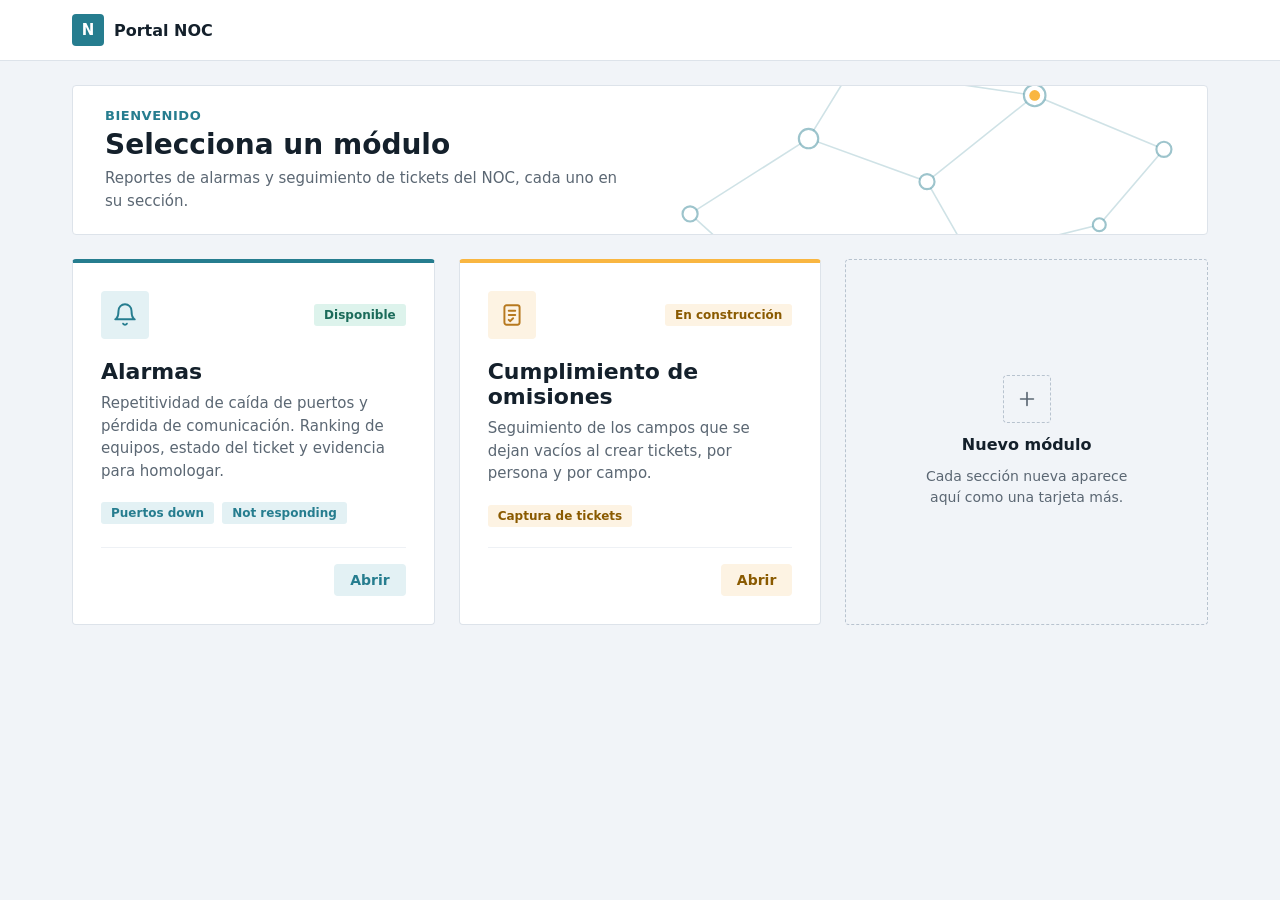
<file: index.html>
<!doctype html>
<html lang="es">
<head>
<meta charset="utf-8">
<meta name="viewport" content="width=device-width, initial-scale=1">
<title>Portal NOC</title>
<link rel="stylesheet" href="inicio.css">
</head>
<body>
<header class="barra"><div class="barra-in"><a class="marca" href="/"><i>N</i>Portal NOC</a></div></header>
<main>
  <section class="hero">
    <svg aria-hidden="true" viewBox="0 0 520 220" preserveAspectRatio="xMaxYMid slice">
        <g stroke="#267D8F" stroke-opacity="0.22" stroke-width="1.5" fill="none">
          <path d="M40 160 L150 90 L260 130 L360 50 L480 100"/><path d="M150 90 L190 25 L360 50"/>
          <path d="M260 130 L300 200 L420 170 L480 100"/><path d="M40 160 L90 205 L300 200"/>
        </g>
        <g fill="#FFFFFF" stroke="#267D8F" stroke-opacity="0.45" stroke-width="2">
          <circle cx="40" cy="160" r="7"/><circle cx="150" cy="90" r="9"/><circle cx="260" cy="130" r="7"/>
          <circle cx="360" cy="50" r="10"/><circle cx="480" cy="100" r="7"/><circle cx="190" cy="25" r="6"/>
          <circle cx="300" cy="200" r="8"/><circle cx="420" cy="170" r="6"/><circle cx="90" cy="205" r="5"/>
        </g>
        <circle cx="360" cy="50" r="5" fill="#F9B641"/>
      </svg>
    <div class="hero-txt">
      <span class="kicker">Bienvenido</span>
      <h1>Selecciona un módulo</h1>
      <p>Reportes de alarmas y seguimiento de tickets del NOC, cada uno en su sección.</p>
    </div>
  </section>

  <!-- Para agregar un módulo: copia una tarjeta, cambia el enlace, el título y el texto, y crea su página .html -->
  <section class="modulos" aria-label="Módulos">
    <div class="mod">
      <div class="mod-cab"><span class="mod-ico"><svg width="26" height="26" viewBox="0 0 24 24" fill="none" stroke="#267D8F" stroke-width="1.8" stroke-linecap="round" stroke-linejoin="round" aria-hidden="true"><path d="M6 8a6 6 0 0 1 12 0c0 7 3 8 3 8H3s3-1 3-8"/><path d="M10.3 20a2 2 0 0 0 3.4 0"/></svg></span><span class="estado">Disponible</span></div>
      <div><h2>Alarmas</h2><p>Repetitividad de caída de puertos y pérdida de comunicación. Ranking de equipos, estado del ticket y evidencia para homologar.</p></div>
      <div class="etiquetas"><span>Puertos down</span><span>Not responding</span></div>
      <div class="mod-pie"><a class="abrir" href="alarmas.html">Abrir</a></div>
    </div>

    <div class="mod mod-ambar">
      <div class="mod-cab"><span class="mod-ico"><svg width="26" height="26" viewBox="0 0 24 24" fill="none" stroke="#B7791F" stroke-width="1.8" stroke-linecap="round" stroke-linejoin="round" aria-hidden="true"><rect x="5" y="3" width="14" height="18" rx="2"/><path d="M9 8h6M9 12h6"/><path d="m9 16.5 1.2 1.2L13 15"/></svg></span><span class="estado">En construcción</span></div>
      <div><h2>Cumplimiento de omisiones</h2><p>Seguimiento de los campos que se dejan vacíos al crear tickets, por persona y por campo.</p></div>
      <div class="etiquetas"><span>Captura de tickets</span></div>
      <div class="mod-pie"><a class="abrir" href="omisiones.html">Abrir</a></div>
    </div>

    <div class="nuevo">
      <span class="nuevo-ico"><svg width="22" height="22" viewBox="0 0 24 24" fill="none" stroke="#5B6773" stroke-width="1.8" stroke-linecap="round" aria-hidden="true"><path d="M12 5v14M5 12h14"/></svg></span>
      <b>Nuevo módulo</b>
      <span>Cada sección nueva aparece aquí como una tarjeta más.</span>
    </div>
  </section>
</main>
</body>
</html>
</file>
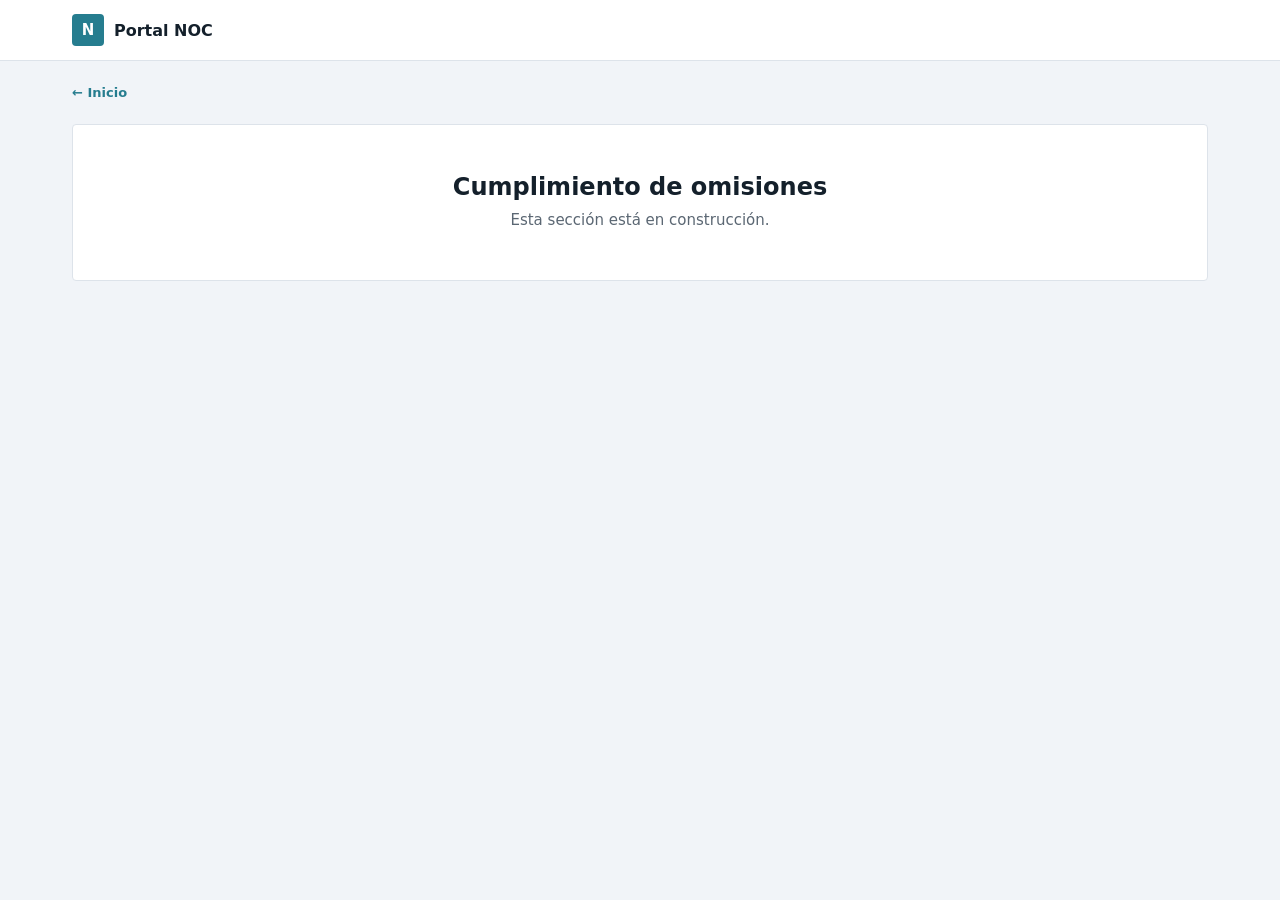
<file: omisiones.html>
<!doctype html>
<html lang="es">
<head>
<meta charset="utf-8">
<meta name="viewport" content="width=device-width, initial-scale=1">
<title>Cumplimiento de omisiones · Portal NOC</title>
<link rel="stylesheet" href="inicio.css">
</head>
<body>
<header class="barra"><div class="barra-in"><a class="marca" href="/"><i>N</i>Portal NOC</a></div></header>
<main>
  <a class="volver" href="/">&larr; Inicio</a>
  <section class="vacio-mod">
    <h1>Cumplimiento de omisiones</h1>
    <p>Esta sección está en construcción.</p>
  </section>
</main>
</body>
</html>
</file>
<file: inicio.css>
/* Portal NOC: inicio y páginas de módulos nuevos */
:root { --fondo: #F1F4F8; --borde: #DDE3EA; --texto: #14202B; --suave: #5B6773; --azul: #267D8F; --azul-claro: #E3F1F4; --ambar: #F9B641; --ambar-texto: #8A5A00; --ambar-fondo: #FDF3E3; --ambar-oscuro: #B7791F; }
* { box-sizing: border-box; }
body { margin: 0; background: var(--fondo); color: var(--texto); font-family: "Segoe UI", system-ui, Arial, sans-serif; min-height: 100vh; display: flex; flex-direction: column; }
a { text-decoration: none; color: inherit; }

.barra { background: #fff; border-bottom: 1px solid var(--borde); }
.barra-in { max-width: 1200px; margin: 0 auto; padding: 14px 32px; }
.marca { display: inline-flex; align-items: center; gap: 10px; font-weight: 700; font-size: 16px; }
.marca i { width: 32px; height: 32px; border-radius: 4px; background: var(--azul); color: #fff; display: flex; align-items: center; justify-content: center; font-style: normal; font-size: 15px; }

main { flex: 1; width: 100%; max-width: 1200px; margin: 0 auto; padding: 24px 32px 32px; display: flex; flex-direction: column; gap: 24px; }

.hero { position: relative; background: #fff; border: 1px solid var(--borde); border-radius: 4px; padding: 22px 32px; overflow: hidden; }
.hero svg { position: absolute; right: 0; top: 0; height: 100%; width: 55%; max-width: 560px; }
.hero-txt { position: relative; display: flex; flex-direction: column; gap: 6px; max-width: 520px; }
.kicker { font-size: 13px; font-weight: 600; color: var(--azul); letter-spacing: .04em; text-transform: uppercase; }
.hero h1 { margin: 0; font-size: 28px; line-height: 1.15; }
.hero p { margin: 0; font-size: 15px; line-height: 1.5; color: var(--suave); }

.modulos { display: grid; grid-template-columns: repeat(auto-fit, minmax(320px, 1fr)); gap: 24px; }
.mod { background: #fff; border: 1px solid var(--borde); border-top: 4px solid var(--azul); border-radius: 4px; padding: 28px; display: flex; flex-direction: column; gap: 20px; min-height: 260px; }
.mod-ambar { border-top-color: var(--ambar); }
.mod-cab { display: flex; align-items: center; justify-content: space-between; }
.mod-ico { width: 48px; height: 48px; border-radius: 4px; background: var(--azul-claro); display: flex; align-items: center; justify-content: center; }
.mod-ambar .mod-ico { background: var(--ambar-fondo); }
.estado { font-size: 12px; font-weight: 600; padding: 4px 10px; border-radius: 3px; color: #1B6B5A; background: #DDF3EC; }
.mod-ambar .estado { color: var(--ambar-texto); background: var(--ambar-fondo); }
.mod h2 { margin: 0 0 8px; font-size: 22px; }
.mod p { margin: 0; font-size: 15px; line-height: 1.5; color: var(--suave); }
.etiquetas { display: flex; flex-wrap: wrap; gap: 8px; }
.etiquetas span { font-size: 12px; font-weight: 600; padding: 4px 10px; border-radius: 3px; color: var(--azul); background: var(--azul-claro); }
.mod-ambar .etiquetas span { color: var(--ambar-texto); background: var(--ambar-fondo); }
.mod-pie { margin-top: auto; display: flex; justify-content: flex-end; padding-top: 16px; border-top: 1px solid #EEF1F5; }
.abrir { font-size: 14px; font-weight: 600; padding: 8px 16px; border-radius: 4px; color: var(--azul); background: var(--azul-claro); }
.mod-ambar .abrir { color: var(--ambar-texto); background: var(--ambar-fondo); }
.abrir:hover, .abrir:focus-visible { background: var(--azul); color: #fff; }
.mod-ambar .abrir:hover, .mod-ambar .abrir:focus-visible { background: var(--ambar-oscuro); color: #fff; }

.nuevo { border: 1.5px dashed #B8C3CF; border-radius: 4px; padding: 28px; display: flex; flex-direction: column; align-items: center; justify-content: center; gap: 12px; min-height: 260px; text-align: center; color: var(--suave); }
.nuevo-ico { width: 48px; height: 48px; border-radius: 4px; border: 1.5px dashed #B8C3CF; display: flex; align-items: center; justify-content: center; }
.nuevo b { font-size: 16px; color: var(--texto); }
.nuevo span { font-size: 14px; line-height: 1.5; max-width: 220px; }

/* Página de módulo en construcción */
.volver { font-size: 13px; font-weight: 600; color: var(--azul); }
.volver:hover { text-decoration: underline; }
.vacio-mod { background: #fff; border: 1px solid var(--borde); border-radius: 4px; padding: 48px 32px; text-align: center; color: var(--suave); }
.vacio-mod h1 { margin: 0 0 8px; font-size: 24px; color: var(--texto); }
.vacio-mod p { margin: 0; font-size: 15px; line-height: 1.5; }
</file>
